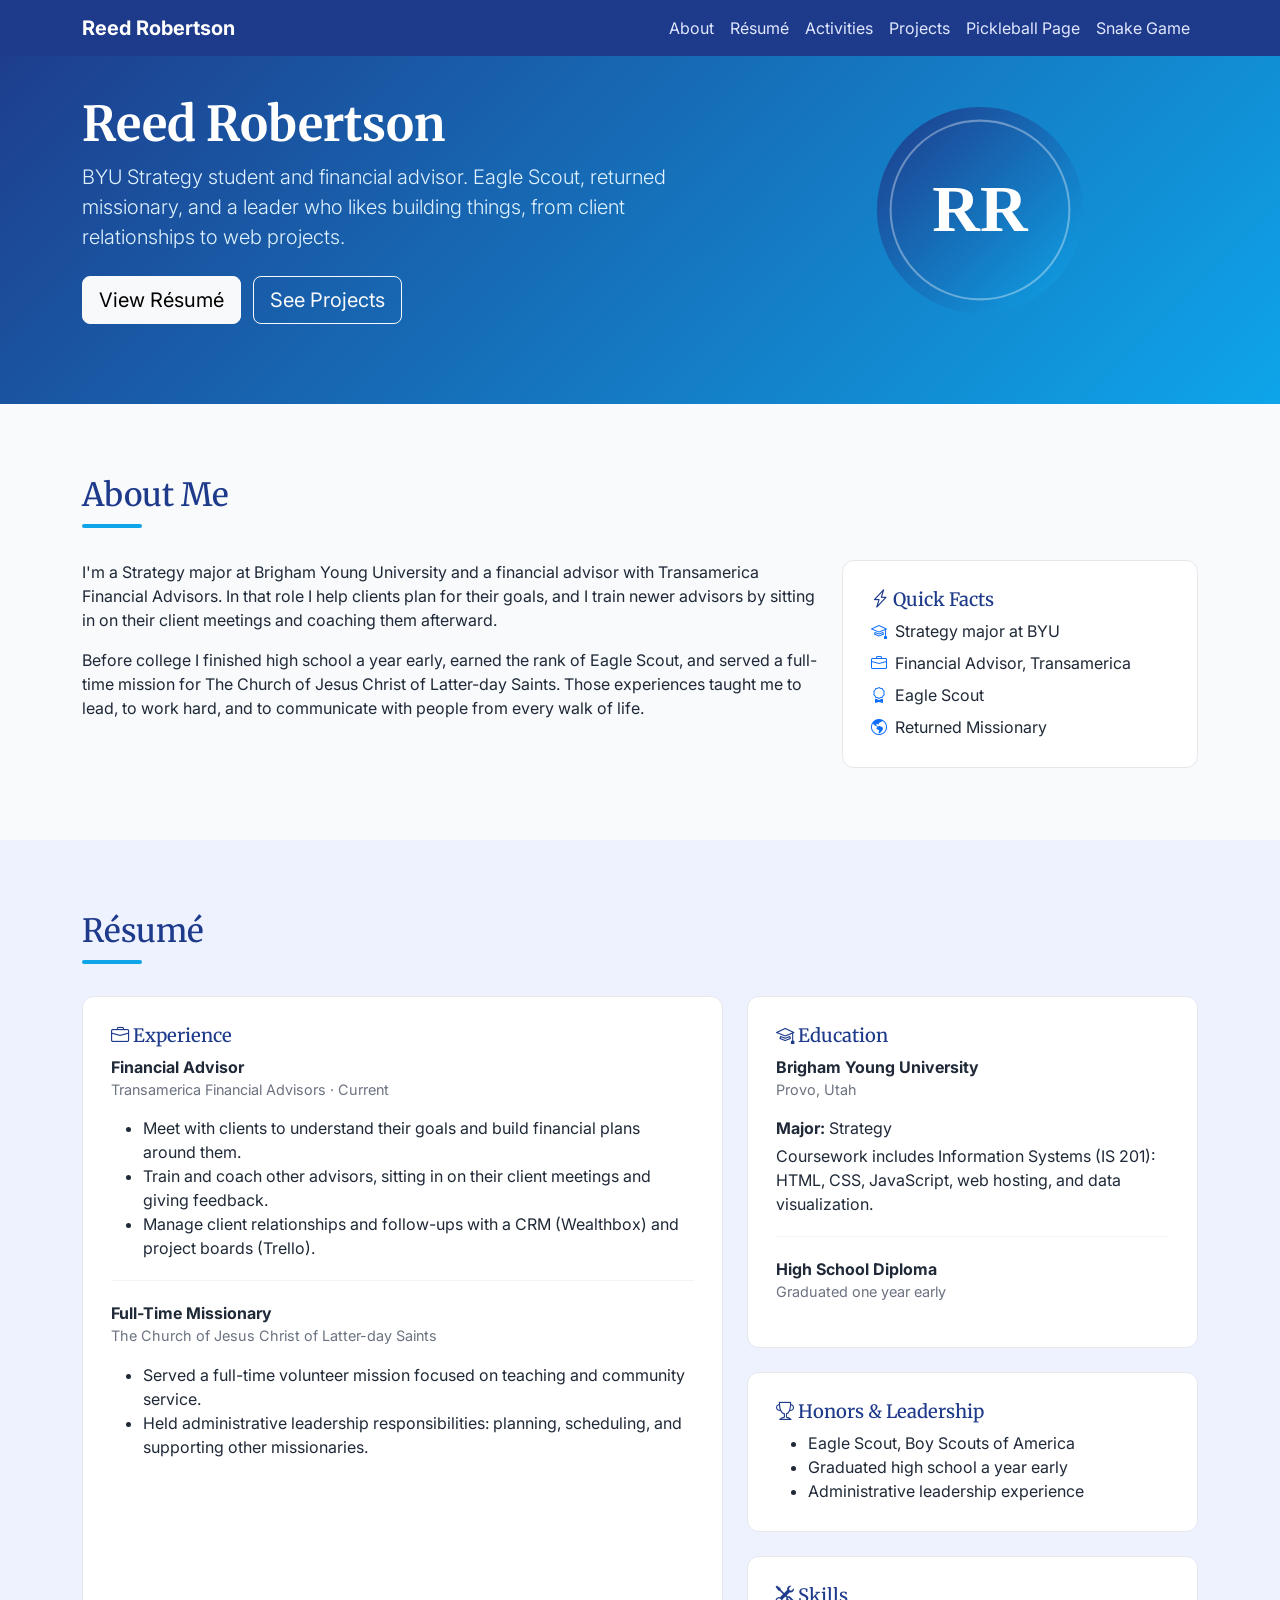
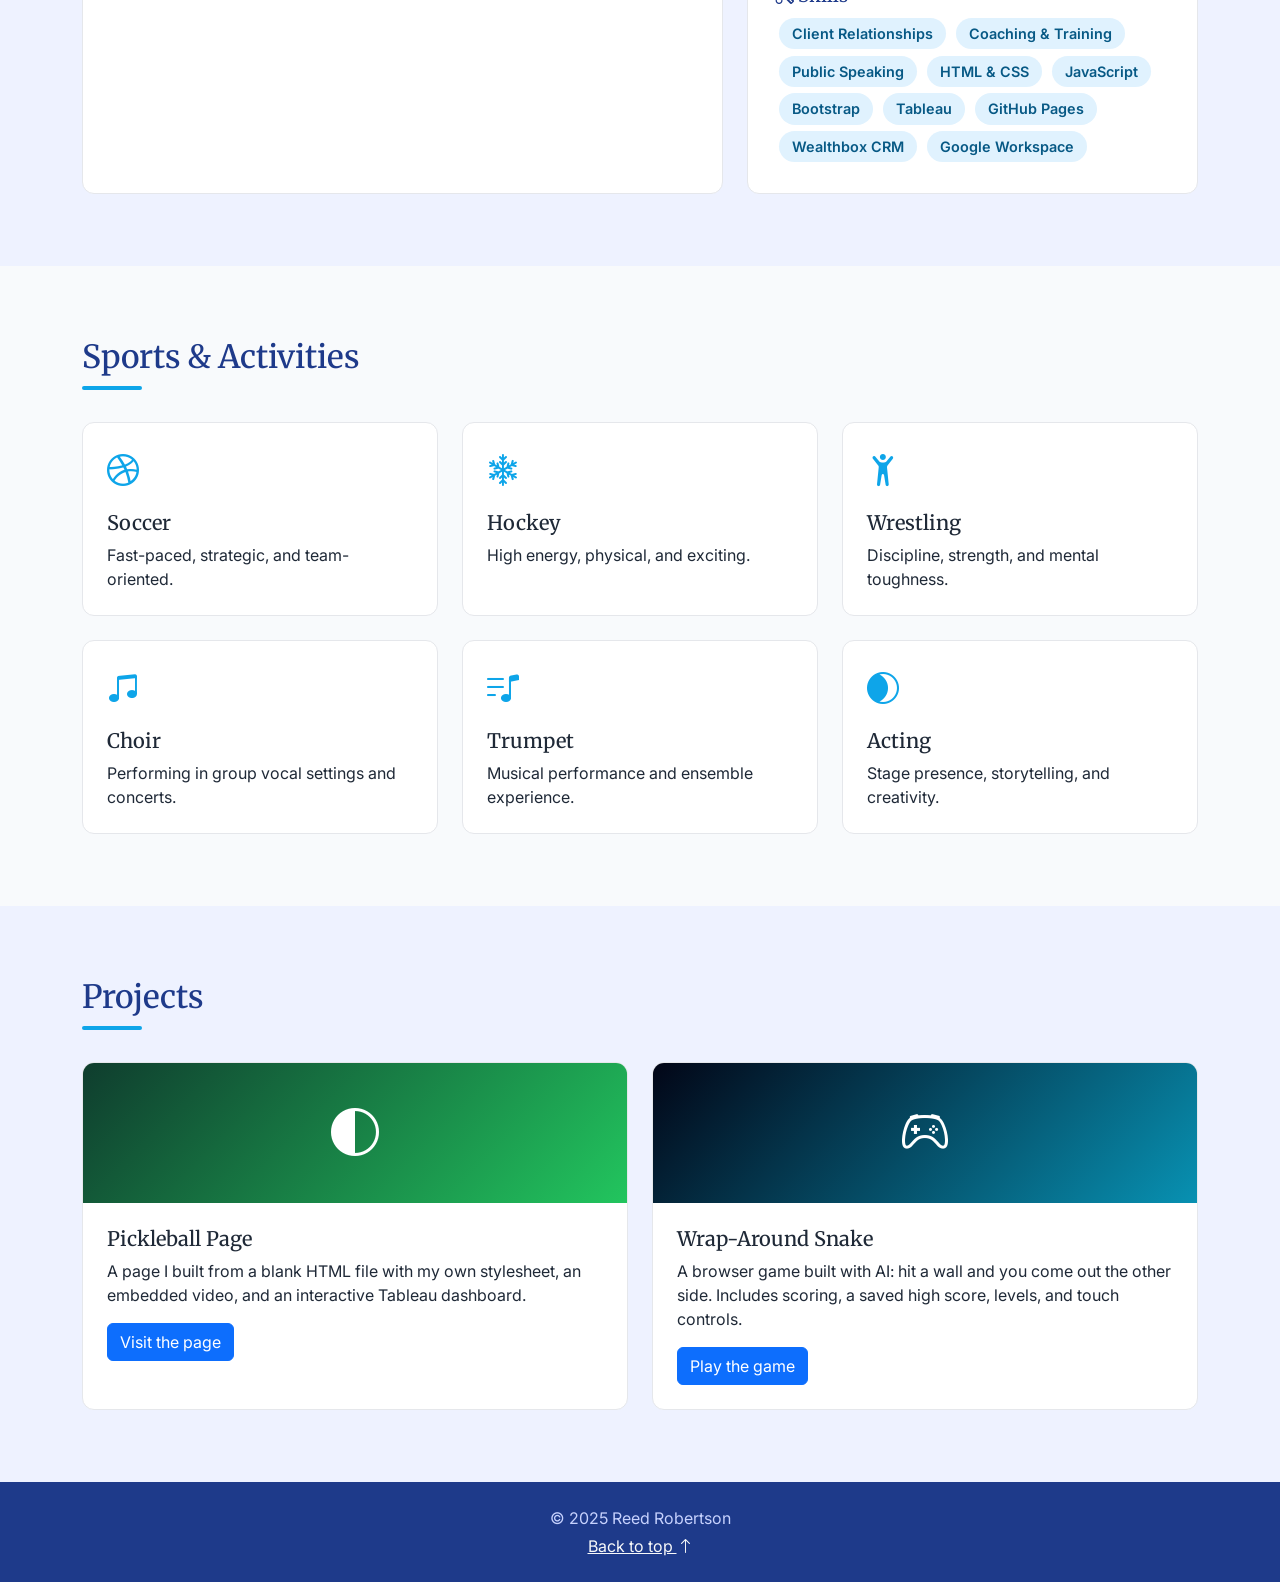
<file: index.html>
<!DOCTYPE html>
<html lang="en">
<head>
  <meta charset="UTF-8">
  <meta name="viewport" content="width=device-width, initial-scale=1">
  <title>Reed Robertson | Résumé &amp; Portfolio</title>
  <link href="https://cdn.jsdelivr.net/npm/bootstrap@5.3.3/dist/css/bootstrap.min.css" rel="stylesheet">
  <link href="https://cdn.jsdelivr.net/npm/bootstrap-icons@1.11.3/font/bootstrap-icons.min.css" rel="stylesheet">
  <link href="https://fonts.googleapis.com/css2?family=Inter:wght@400;600;700&family=Merriweather:wght@700&display=swap" rel="stylesheet">
  <style>
    :root { --navy:#1e3a8a; --sky:#0ea5e9; --ink:#1f2937; --muted:#6b7280; }
    body { font-family:'Inter', system-ui, sans-serif; color:var(--ink); background:#f8fafc; }
    h1, h2, h3 { font-family:'Merriweather', Georgia, serif; }
    .navbar { background:var(--navy); }
    .navbar .nav-link { color:#e0e7ff; }
    .navbar .nav-link:hover, .navbar .nav-link:focus { color:#fff; }
    .hero { background:linear-gradient(135deg, var(--navy), var(--sky)); color:#fff; padding:6rem 0 5rem; }
    .hero img { max-width:220px; }
    .hero .lead { color:#e0f2fe; }
    section { padding:4.5rem 0; scroll-margin-top:60px; }
    .section-title { color:var(--navy); margin-bottom:2rem; }
    .section-title::after { content:""; display:block; width:60px; height:4px; background:var(--sky); margin-top:.6rem; border-radius:2px; }
    .resume-card { background:#fff; border:1px solid #e5e7eb; border-radius:12px; padding:1.75rem; }
    .resume-card h3 { font-size:1.15rem; color:var(--navy); }
    .entry + .entry { margin-top:1.25rem; padding-top:1.25rem; border-top:1px solid #f1f5f9; }
    .entry-title { font-weight:700; margin:0; }
    .entry-meta { color:var(--muted); font-size:.9rem; }
    .skill { display:inline-block; background:#e0f2fe; color:#075985; border-radius:999px; padding:.3rem .8rem; margin:.2rem; font-size:.9rem; font-weight:600; }
    .feature { background:#fff; border:1px solid #e5e7eb; border-radius:12px; padding:1.5rem; height:100%; transition:transform .2s, box-shadow .2s; }
    .feature:hover { transform:translateY(-4px); box-shadow:0 10px 24px rgba(30,58,138,.12); }
    .feature i { font-size:2rem; color:var(--sky); }
    .alt { background:#eef2ff; }
    .project-card { background:#fff; border-radius:12px; border:1px solid #e5e7eb; overflow:hidden; height:100%; }
    .project-card .banner { height:140px; display:flex; align-items:center; justify-content:center; font-size:3rem; color:#fff; }
    footer { background:var(--navy); color:#c7d2fe; }
  </style>
</head>
<body>

<nav class="navbar navbar-expand-lg navbar-dark fixed-top">
  <div class="container">
    <a class="navbar-brand fw-bold" href="#home">Reed Robertson</a>
    <button class="navbar-toggler" type="button" data-bs-toggle="collapse" data-bs-target="#mainNav" aria-controls="mainNav" aria-expanded="false" aria-label="Toggle navigation">
      <span class="navbar-toggler-icon"></span>
    </button>
    <div class="collapse navbar-collapse" id="mainNav">
      <ul class="navbar-nav ms-auto">
        <li class="nav-item"><a class="nav-link" href="#about">About</a></li>
        <li class="nav-item"><a class="nav-link" href="#resume">Résumé</a></li>
        <li class="nav-item"><a class="nav-link" href="#activities">Activities</a></li>
        <li class="nav-item"><a class="nav-link" href="#projects">Projects</a></li>
        <li class="nav-item"><a class="nav-link" href="scratch.html">Pickleball Page</a></li>
        <li class="nav-item"><a class="nav-link" href="game.html">Snake Game</a></li>
      </ul>
    </div>
  </div>
</nav>

<header class="hero" id="home">
  <div class="container">
    <div class="row align-items-center g-5">
      <div class="col-md-7">
        <h1 class="display-5 fw-bold">Reed Robertson</h1>
        <p class="lead mb-4">BYU Strategy student and financial advisor. Eagle Scout, returned missionary, and a leader who likes building things, from client relationships to web projects.</p>
        <a href="#resume" class="btn btn-light btn-lg me-2">View Résumé</a>
        <a href="#projects" class="btn btn-outline-light btn-lg">See Projects</a>
      </div>
      <div class="col-md-5 text-center">
        <img src="images/hero.svg" alt="Reed Robertson monogram" class="img-fluid">
      </div>
    </div>
  </div>
</header>

<section id="about">
  <div class="container">
    <h2 class="section-title">About Me</h2>
    <div class="row g-4">
      <div class="col-lg-8">
        <p>I'm a Strategy major at Brigham Young University and a financial advisor with Transamerica Financial Advisors. In that role I help clients plan for their goals, and I train newer advisors by sitting in on their client meetings and coaching them afterward.</p>
        <p>Before college I finished high school a year early, earned the rank of Eagle Scout, and served a full-time mission for The Church of Jesus Christ of Latter-day Saints. Those experiences taught me to lead, to work hard, and to communicate with people from every walk of life.</p>
      </div>
      <div class="col-lg-4">
        <div class="resume-card h-100">
          <h3><i class="bi bi-lightning-charge"></i> Quick Facts</h3>
          <ul class="list-unstyled mb-0">
            <li class="mb-2"><i class="bi bi-mortarboard text-primary me-2"></i>Strategy major at BYU</li>
            <li class="mb-2"><i class="bi bi-briefcase text-primary me-2"></i>Financial Advisor, Transamerica</li>
            <li class="mb-2"><i class="bi bi-award text-primary me-2"></i>Eagle Scout</li>
            <li><i class="bi bi-globe-americas text-primary me-2"></i>Returned Missionary</li>
          </ul>
        </div>
      </div>
    </div>
  </div>
</section>

<section id="resume" class="alt">
  <div class="container">
    <h2 class="section-title">Résumé</h2>
    <div class="row g-4">
      <div class="col-lg-7">
        <div class="resume-card h-100">
          <h3><i class="bi bi-briefcase"></i> Experience</h3>
          <div class="entry">
            <p class="entry-title">Financial Advisor</p>
            <p class="entry-meta">Transamerica Financial Advisors &middot; Current</p>
            <ul>
              <li>Meet with clients to understand their goals and build financial plans around them.</li>
              <li>Train and coach other advisors, sitting in on their client meetings and giving feedback.</li>
              <li>Manage client relationships and follow-ups with a CRM (Wealthbox) and project boards (Trello).</li>
            </ul>
          </div>
          <div class="entry">
            <p class="entry-title">Full-Time Missionary</p>
            <p class="entry-meta">The Church of Jesus Christ of Latter-day Saints</p>
            <ul>
              <li>Served a full-time volunteer mission focused on teaching and community service.</li>
              <li>Held administrative leadership responsibilities: planning, scheduling, and supporting other missionaries.</li>
            </ul>
          </div>
        </div>
      </div>
      <div class="col-lg-5">
        <div class="resume-card mb-4">
          <h3><i class="bi bi-mortarboard"></i> Education</h3>
          <div class="entry">
            <p class="entry-title">Brigham Young University</p>
            <p class="entry-meta">Provo, Utah</p>
            <p class="mb-1"><strong>Major:</strong> Strategy</p>
            <p class="mb-0">Coursework includes Information Systems (IS 201): HTML, CSS, JavaScript, web hosting, and data visualization.</p>
          </div>
          <div class="entry">
            <p class="entry-title">High School Diploma</p>
            <p class="entry-meta">Graduated one year early</p>
          </div>
        </div>
        <div class="resume-card mb-4">
          <h3><i class="bi bi-trophy"></i> Honors &amp; Leadership</h3>
          <ul class="mb-0">
            <li>Eagle Scout, Boy Scouts of America</li>
            <li>Graduated high school a year early</li>
            <li>Administrative leadership experience</li>
          </ul>
        </div>
        <div class="resume-card">
          <h3><i class="bi bi-tools"></i> Skills</h3>
          <span class="skill">Client Relationships</span>
          <span class="skill">Coaching &amp; Training</span>
          <span class="skill">Public Speaking</span>
          <span class="skill">HTML &amp; CSS</span>
          <span class="skill">JavaScript</span>
          <span class="skill">Bootstrap</span>
          <span class="skill">Tableau</span>
          <span class="skill">GitHub Pages</span>
          <span class="skill">Wealthbox CRM</span>
          <span class="skill">Google Workspace</span>
        </div>
      </div>
    </div>
  </div>
</section>

<section id="activities">
  <div class="container">
    <h2 class="section-title">Sports &amp; Activities</h2>
    <div class="row g-4">
      <div class="col-sm-6 col-lg-4"><div class="feature"><i class="bi bi-dribbble"></i><h3 class="h5 mt-3">Soccer</h3><p class="mb-0">Fast-paced, strategic, and team-oriented.</p></div></div>
      <div class="col-sm-6 col-lg-4"><div class="feature"><i class="bi bi-snow2"></i><h3 class="h5 mt-3">Hockey</h3><p class="mb-0">High energy, physical, and exciting.</p></div></div>
      <div class="col-sm-6 col-lg-4"><div class="feature"><i class="bi bi-person-arms-up"></i><h3 class="h5 mt-3">Wrestling</h3><p class="mb-0">Discipline, strength, and mental toughness.</p></div></div>
      <div class="col-sm-6 col-lg-4"><div class="feature"><i class="bi bi-music-note-beamed"></i><h3 class="h5 mt-3">Choir</h3><p class="mb-0">Performing in group vocal settings and concerts.</p></div></div>
      <div class="col-sm-6 col-lg-4"><div class="feature"><i class="bi bi-music-note-list"></i><h3 class="h5 mt-3">Trumpet</h3><p class="mb-0">Musical performance and ensemble experience.</p></div></div>
      <div class="col-sm-6 col-lg-4"><div class="feature"><i class="bi bi-mask"></i><h3 class="h5 mt-3">Acting</h3><p class="mb-0">Stage presence, storytelling, and creativity.</p></div></div>
    </div>
  </div>
</section>

<section id="projects" class="alt">
  <div class="container">
    <h2 class="section-title">Projects</h2>
    <div class="row g-4">
      <div class="col-md-6">
        <div class="project-card">
          <div class="banner" style="background:linear-gradient(135deg,#0f3d2e,#22c55e);"><i class="bi bi-circle-half"></i></div>
          <div class="p-4">
            <h3 class="h5">Pickleball Page</h3>
            <p>A page I built from a blank HTML file with my own stylesheet, an embedded video, and an interactive Tableau dashboard.</p>
            <a class="btn btn-primary" href="scratch.html">Visit the page</a>
          </div>
        </div>
      </div>
      <div class="col-md-6">
        <div class="project-card">
          <div class="banner" style="background:linear-gradient(135deg,#020617,#0891b2);"><i class="bi bi-controller"></i></div>
          <div class="p-4">
            <h3 class="h5">Wrap-Around Snake</h3>
            <p>A browser game built with AI: hit a wall and you come out the other side. Includes scoring, a saved high score, levels, and touch controls.</p>
            <a class="btn btn-primary" href="game.html">Play the game</a>
          </div>
        </div>
      </div>
    </div>
  </div>
</section>

<footer class="py-4 text-center">
  <div class="container">
    <p class="mb-1">&copy; 2025 Reed Robertson</p>
    <a class="link-light" href="#home">Back to top <i class="bi bi-arrow-up"></i></a>
  </div>
</footer>

<script src="https://cdn.jsdelivr.net/npm/bootstrap@5.3.3/dist/js/bootstrap.bundle.min.js"></script>
</body>
</html>
</file>
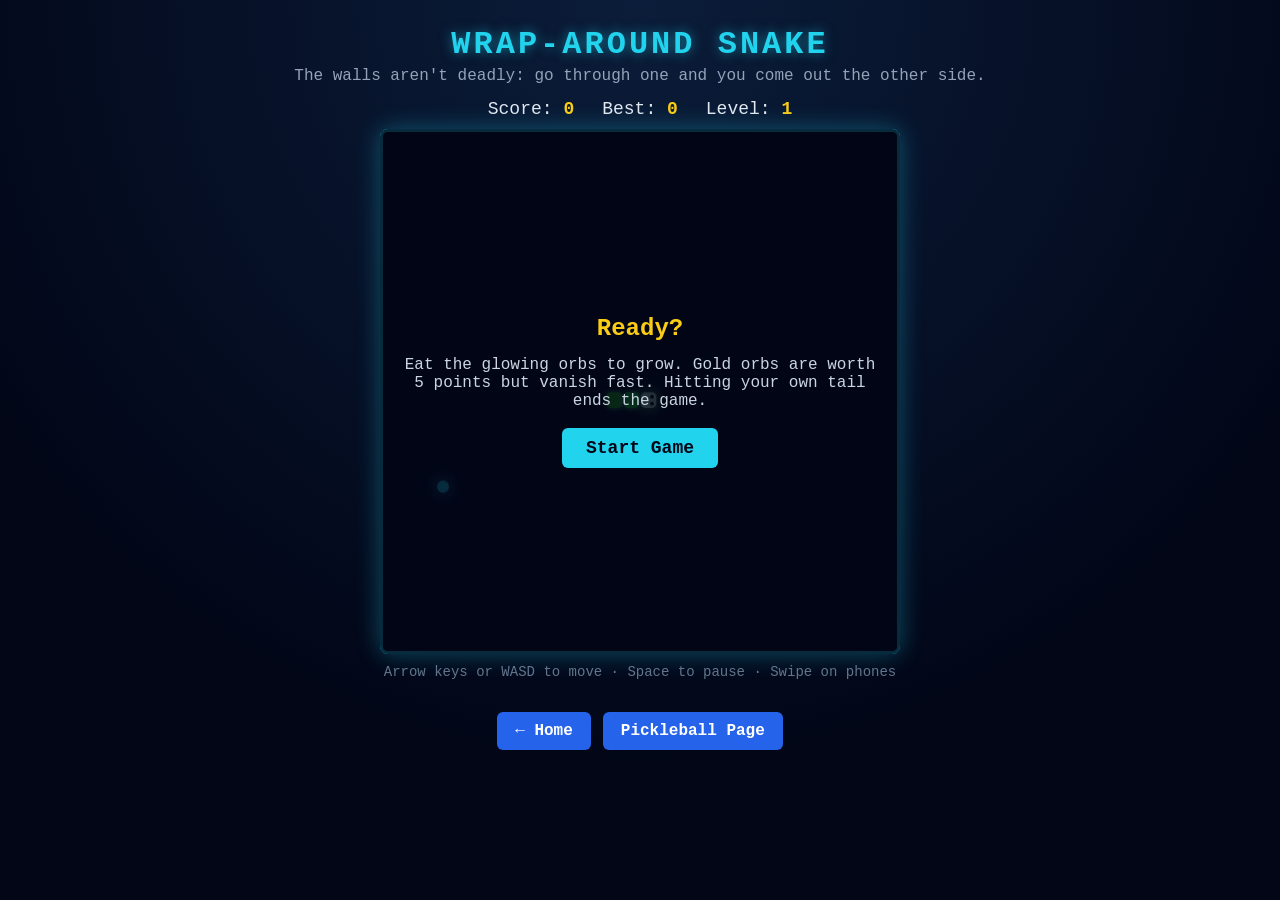
<file: game.html>
<!DOCTYPE html>
<html lang="en">
<head>
<meta charset="UTF-8">
<meta name="viewport" content="width=device-width, initial-scale=1">
<title>Wrap-Around Snake | Reed Robertson</title>
<style>
  * { box-sizing: border-box; }
  body { margin:0; min-height:100vh; background:radial-gradient(circle at top, #0b1d3a, #020617 70%); color:#e2e8f0; font-family:'Courier New', monospace; display:flex; flex-direction:column; align-items:center; padding:20px; }
  h1 { margin:6px 0 4px; color:#22d3ee; letter-spacing:3px; text-shadow:0 0 12px #22d3ee88; text-align:center; }
  .tagline { margin:0 0 14px; color:#94a3b8; text-align:center; }
  .hud { display:flex; gap:28px; margin-bottom:10px; font-size:18px; flex-wrap:wrap; justify-content:center; }
  .hud b { color:#facc15; }
  .board { position:relative; width:min(92vw, 520px); aspect-ratio:1; }
  canvas { width:100%; height:100%; border:3px solid #22d3ee; border-radius:8px; box-shadow:0 0 24px #22d3ee55; background:#020617; }
  .overlay { position:absolute; inset:0; display:flex; flex-direction:column; align-items:center; justify-content:center; background:rgba(2,6,23,.82); border-radius:8px; text-align:center; padding:20px; }
  .overlay.hidden { display:none; }
  .overlay h2 { color:#facc15; margin:0 0 10px; }
  .overlay p { margin:4px 0; color:#cbd5e1; }
  button { font:inherit; cursor:pointer; border:0; border-radius:6px; }
  .start { margin-top:14px; padding:10px 24px; background:#22d3ee; color:#020617; font-weight:700; font-size:18px; }
  .start:hover { background:#67e8f9; }
  .pad { display:none; margin-top:14px; grid-template-columns:repeat(3, 60px); gap:6px; }
  .pad button { height:54px; background:#1e293b; color:#e2e8f0; font-size:22px; }
  .pad .blank { visibility:hidden; }
  @media (hover:none) { .pad { display:grid; } }
  .links { margin-top:18px; display:flex; gap:12px; flex-wrap:wrap; justify-content:center; }
  .links a { padding:10px 18px; background:#2563eb; color:#fff; text-decoration:none; border-radius:6px; font-weight:700; }
  .links a:hover { background:#1d4ed8; }
  .help { margin-top:10px; color:#64748b; font-size:14px; text-align:center; }
</style>
</head>
<body>
<h1>WRAP-AROUND SNAKE</h1>
<p class="tagline">The walls aren't deadly: go through one and you come out the other side.</p>

<div class="hud">
  <span>Score: <b id="score">0</b></span>
  <span>Best: <b id="best">0</b></span>
  <span>Level: <b id="level">1</b></span>
</div>

<div class="board">
  <canvas id="game" width="600" height="600"></canvas>
  <div class="overlay" id="overlay">
    <h2 id="title">Ready?</h2>
    <p id="message">Eat the glowing orbs to grow. Gold orbs are worth 5 points but vanish fast. Hitting your own tail ends the game.</p>
    <button class="start" id="startBtn">Start Game</button>
  </div>
</div>

<div class="pad" aria-label="Touch controls">
  <span class="blank"></span><button data-dir="up">&#9650;</button><span class="blank"></span>
  <button data-dir="left">&#9664;</button><button data-dir="pause">&#10074;&#10074;</button><button data-dir="right">&#9654;</button>
  <span class="blank"></span><button data-dir="down">&#9660;</button><span class="blank"></span>
</div>

<p class="help">Arrow keys or WASD to move &middot; Space to pause &middot; Swipe on phones</p>

<div class="links">
  <a href="index.html">&larr; Home</a>
  <a href="scratch.html">Pickleball Page</a>
</div>

<script>
const canvas = document.getElementById('game');
const ctx = canvas.getContext('2d');
const TILE = 20, COLS = canvas.width / TILE, ROWS = canvas.height / TILE;
const scoreEl = document.getElementById('score'), bestEl = document.getElementById('best'), levelEl = document.getElementById('level');
const overlay = document.getElementById('overlay'), titleEl = document.getElementById('title'), msgEl = document.getElementById('message'), startBtn = document.getElementById('startBtn');

let best = 0;
try { best = Number(localStorage.getItem('wrapSnakeBest')) || 0; } catch (e) {}
bestEl.textContent = best;

let snake, dir, nextDir, food, bonus, score, level, speed, timer, running, paused, particles;

function reset() {
  const cx = Math.floor(COLS / 2), cy = Math.floor(ROWS / 2);
  snake = [{x: cx, y: cy}, {x: cx - 1, y: cy}, {x: cx - 2, y: cy}];
  dir = {x: 1, y: 0}; nextDir = dir;
  score = 0; level = 1; speed = 130; bonus = null; particles = [];
  food = randomCell();
  updateHud();
}

function randomCell() {
  let c;
  do { c = {x: Math.floor(Math.random() * COLS), y: Math.floor(Math.random() * ROWS)}; }
  while (snake.some(s => s.x === c.x && s.y === c.y));
  return c;
}

function updateHud() { scoreEl.textContent = score; levelEl.textContent = level; bestEl.textContent = best; }

function start() {
  reset(); running = true; paused = false;
  overlay.classList.add('hidden');
  loop();
}

function loop() {
  clearTimeout(timer);
  if (!running || paused) return;
  step(); draw();
  timer = setTimeout(loop, speed);
}

function burst(x, y, color) {
  for (let i = 0; i < 12; i++) {
    particles.push({x: x * TILE + TILE / 2, y: y * TILE + TILE / 2, vx: (Math.random() - .5) * 6, vy: (Math.random() - .5) * 6, life: 18, color});
  }
}

function step() {
  dir = nextDir;
  const head = {x: (snake[0].x + dir.x + COLS) % COLS, y: (snake[0].y + dir.y + ROWS) % ROWS};

  if (snake.some(s => s.x === head.x && s.y === head.y)) return gameOver();
  snake.unshift(head);

  let grew = false;
  if (head.x === food.x && head.y === food.y) {
    score += 1; grew = true; burst(food.x, food.y, '#22d3ee');
    food = randomCell();
    if (!bonus && Math.random() < 0.25) bonus = {...randomCell(), ttl: 40};
  }
  if (bonus && head.x === bonus.x && head.y === bonus.y) {
    score += 5; grew = true; burst(bonus.x, bonus.y, '#facc15'); bonus = null;
  }
  if (!grew) snake.pop();
  if (bonus && --bonus.ttl <= 0) bonus = null;

  const newLevel = 1 + Math.floor(score / 10);
  if (newLevel !== level) { level = newLevel; speed = Math.max(55, 130 - (level - 1) * 12); }
  if (score > best) { best = score; try { localStorage.setItem('wrapSnakeBest', best); } catch (e) {} }
  updateHud();
}

function draw() {
  ctx.fillStyle = '#020617';
  ctx.fillRect(0, 0, canvas.width, canvas.height);

  ctx.strokeStyle = 'rgba(34,211,238,0.06)';
  for (let i = 0; i <= COLS; i++) { ctx.beginPath(); ctx.moveTo(i * TILE, 0); ctx.lineTo(i * TILE, canvas.height); ctx.stroke(); }
  for (let j = 0; j <= ROWS; j++) { ctx.beginPath(); ctx.moveTo(0, j * TILE); ctx.lineTo(canvas.width, j * TILE); ctx.stroke(); }

  glowCircle(food.x, food.y, '#22d3ee', 1);
  if (bonus) glowCircle(bonus.x, bonus.y, '#facc15', bonus.ttl < 12 && bonus.ttl % 2 ? 0.3 : 1);

  snake.forEach((s, i) => {
    const t = i / snake.length;
    ctx.shadowBlur = i === 0 ? 16 : 6;
    ctx.shadowColor = '#4ade80';
    ctx.fillStyle = i === 0 ? '#bbf7d0' : `hsl(${140 - t * 40}, 80%, ${55 - t * 20}%)`;
    roundRect(s.x * TILE + 1, s.y * TILE + 1, TILE - 2, TILE - 2, 5);
  });
  ctx.shadowBlur = 0;

  const h = snake[0];
  ctx.fillStyle = '#020617';
  const ex = h.x * TILE + TILE / 2 + dir.x * 4, ey = h.y * TILE + TILE / 2 + dir.y * 4;
  ctx.beginPath(); ctx.arc(ex - dir.y * 4, ey - dir.x * 4, 2.2, 0, Math.PI * 2); ctx.arc(ex + dir.y * 4, ey + dir.x * 4, 2.2, 0, Math.PI * 2); ctx.fill();

  particles = particles.filter(p => p.life-- > 0);
  particles.forEach(p => {
    p.x += p.vx; p.y += p.vy;
    ctx.globalAlpha = p.life / 18; ctx.fillStyle = p.color;
    ctx.fillRect(p.x, p.y, 3, 3);
  });
  ctx.globalAlpha = 1;
}

function glowCircle(x, y, color, alpha) {
  ctx.globalAlpha = alpha; ctx.shadowBlur = 18; ctx.shadowColor = color; ctx.fillStyle = color;
  ctx.beginPath(); ctx.arc(x * TILE + TILE / 2, y * TILE + TILE / 2, TILE / 2 - 3, 0, Math.PI * 2); ctx.fill();
  ctx.shadowBlur = 0; ctx.globalAlpha = 1;
}

function roundRect(x, y, w, h, r) {
  ctx.beginPath();
  ctx.moveTo(x + r, y); ctx.arcTo(x + w, y, x + w, y + h, r); ctx.arcTo(x + w, y + h, x, y + h, r);
  ctx.arcTo(x, y + h, x, y, r); ctx.arcTo(x, y, x + w, y, r); ctx.fill();
}

function gameOver() {
  running = false;
  titleEl.textContent = 'Game Over';
  msgEl.textContent = `You scored ${score} and reached level ${level}. Best: ${best}.`;
  startBtn.textContent = 'Play Again';
  overlay.classList.remove('hidden');
}

function togglePause() {
  if (!running) return;
  paused = !paused;
  if (paused) { titleEl.textContent = 'Paused'; msgEl.textContent = 'Press Space or tap the pause button to keep going.'; startBtn.textContent = 'Resume'; overlay.classList.remove('hidden'); }
  else { overlay.classList.add('hidden'); loop(); }
}

function turn(name) {
  const map = {up: {x: 0, y: -1}, down: {x: 0, y: 1}, left: {x: -1, y: 0}, right: {x: 1, y: 0}};
  const d = map[name];
  if (!d) return;
  if (d.x === -dir.x && d.y === -dir.y) return;
  nextDir = d;
}

document.addEventListener('keydown', e => {
  const keys = {ArrowUp: 'up', w: 'up', W: 'up', ArrowDown: 'down', s: 'down', S: 'down', ArrowLeft: 'left', a: 'left', A: 'left', ArrowRight: 'right', d: 'right', D: 'right'};
  if (e.code === 'Space') { e.preventDefault(); running ? togglePause() : start(); return; }
  if (keys[e.key]) { e.preventDefault(); if (!running) start(); turn(keys[e.key]); }
});

startBtn.addEventListener('click', () => { if (running && paused) togglePause(); else start(); });

document.querySelectorAll('.pad button').forEach(b => b.addEventListener('click', () => {
  const d = b.dataset.dir;
  if (d === 'pause') return togglePause();
  if (!running) start();
  turn(d);
}));

let touchStart = null;
canvas.addEventListener('touchstart', e => { touchStart = e.touches[0]; }, {passive: true});
canvas.addEventListener('touchend', e => {
  if (!touchStart) return;
  const t = e.changedTouches[0], dx = t.clientX - touchStart.clientX, dy = t.clientY - touchStart.clientY;
  if (Math.max(Math.abs(dx), Math.abs(dy)) > 20) turn(Math.abs(dx) > Math.abs(dy) ? (dx > 0 ? 'right' : 'left') : (dy > 0 ? 'down' : 'up'));
  touchStart = null;
});

reset();
draw();
</script>
</body>
</html>
</file>
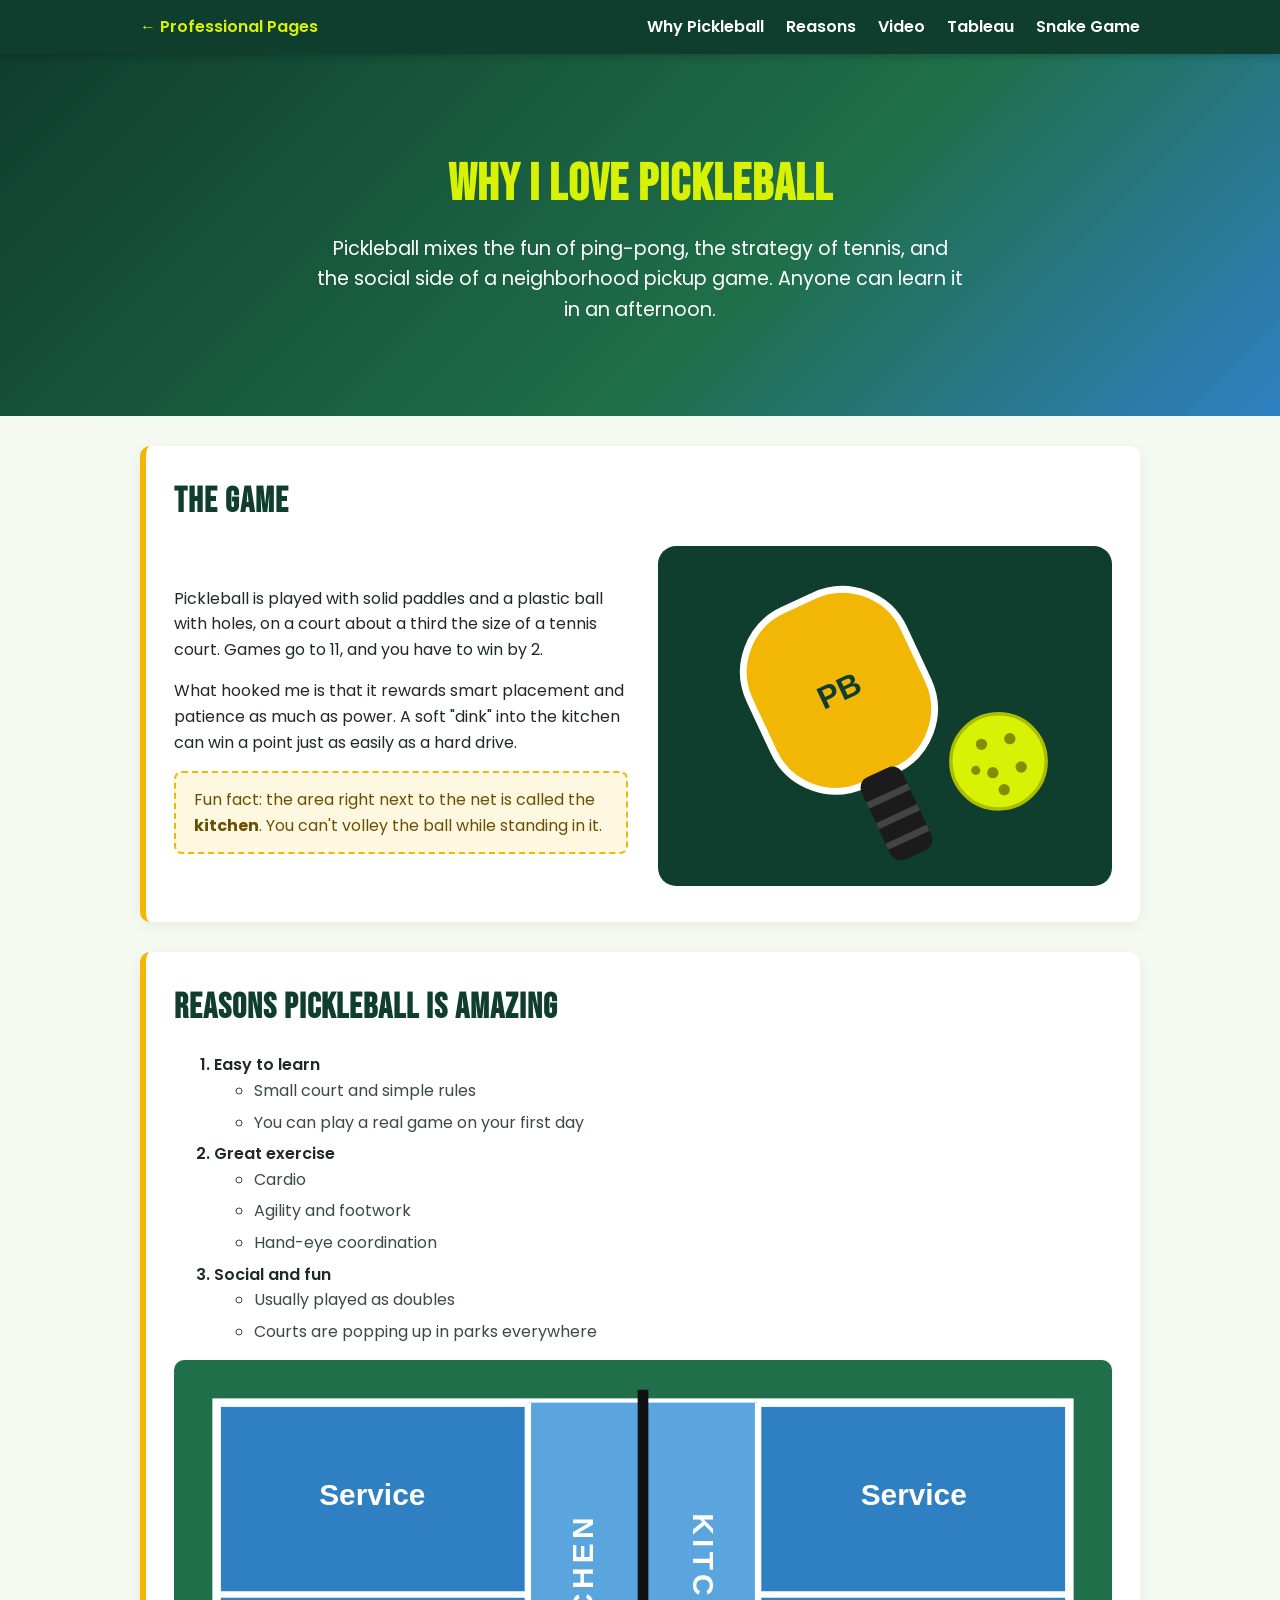
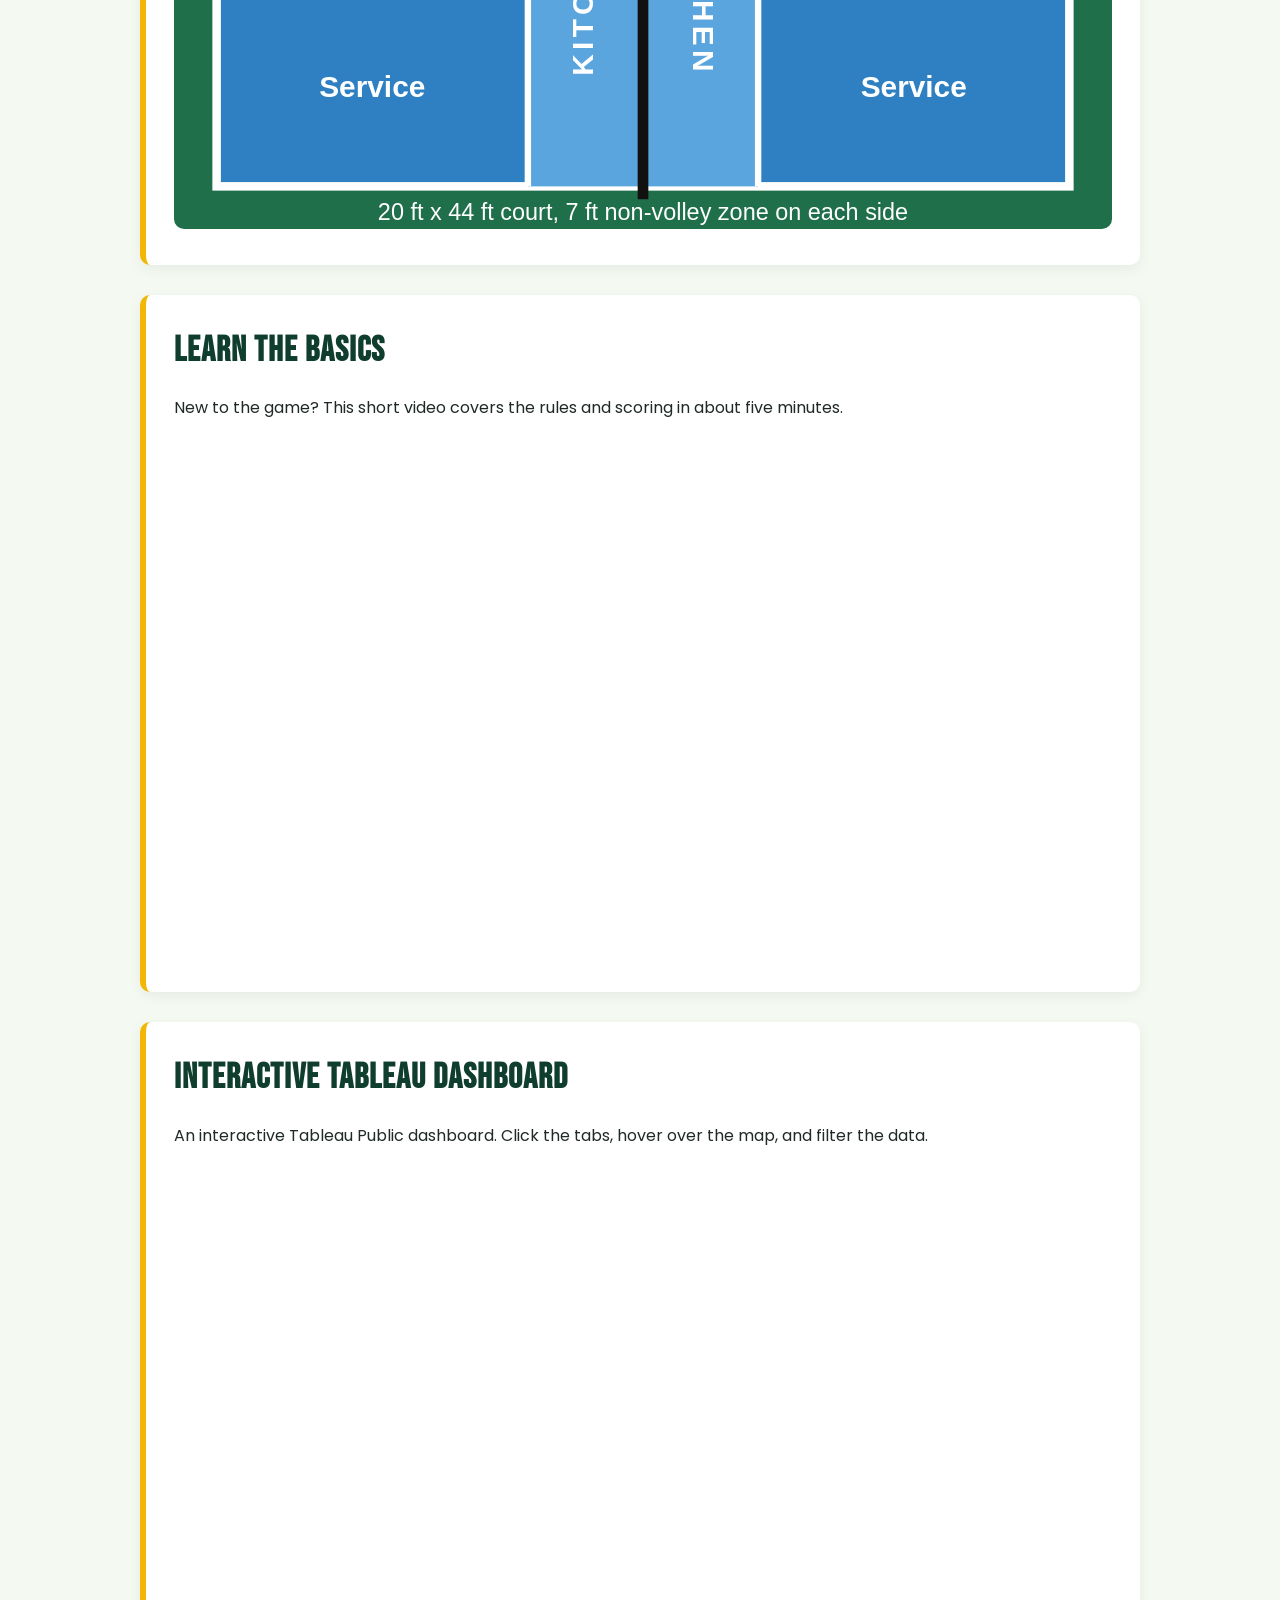
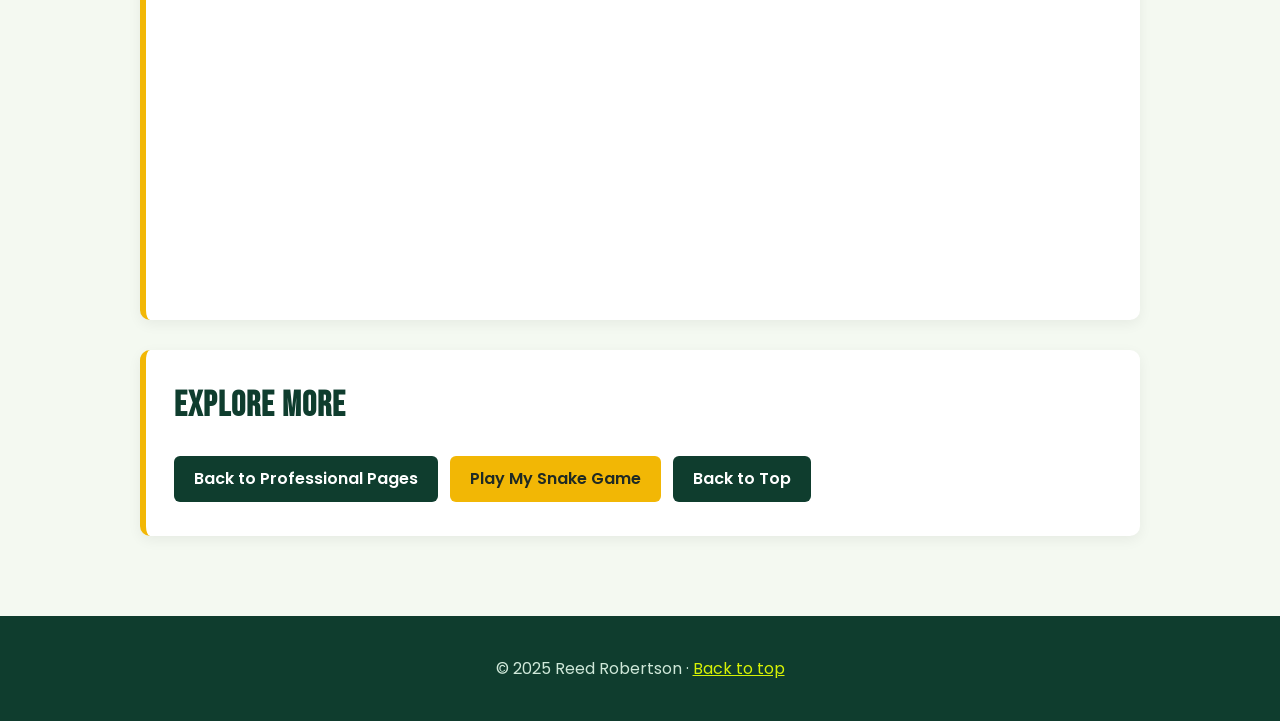
<file: scratch.html>
<!DOCTYPE html>
<html lang="en">
<head>
  <meta charset="UTF-8">
  <meta name="viewport" content="width=device-width, initial-scale=1">
  <title>Pickleball Passion | Reed Robertson</title>
  <link href="https://fonts.googleapis.com/css2?family=Bebas+Neue&family=Poppins:wght@400;600&display=swap" rel="stylesheet">
  <link rel="stylesheet" href="styles.css">
</head>
<body>

<div class="navbar" id="top">
  <div class="nav-container">
    <a class="nav-logo" href="index.html">&larr; Professional Pages</a>
    <div class="nav-links">
      <a href="#why">Why Pickleball</a>
      <a href="#reasons">Reasons</a>
      <a href="#video">Video</a>
      <a href="#tableau">Tableau</a>
      <a href="game.html">Snake Game</a>
    </div>
  </div>
</div>

<div class="hero">
  <h1>Why I Love Pickleball</h1>
  <p>Pickleball mixes the fun of ping-pong, the strategy of tennis, and the social side of a neighborhood pickup game. Anyone can learn it in an afternoon.</p>
</div>

<div class="container">

  <div class="section" id="why">
    <h2>The Game</h2>
    <div class="two-col">
      <div>
        <p>Pickleball is played with solid paddles and a plastic ball with holes, on a court about a third the size of a tennis court. Games go to 11, and you have to win by 2.</p>
        <p>What hooked me is that it rewards smart placement and patience as much as power. A soft "dink" into the kitchen can win a point just as easily as a hard drive.</p>
        <p class="callout">Fun fact: the area right next to the net is called the <strong>kitchen</strong>. You can't volley the ball while standing in it.</p>
      </div>
      <div>
        <img src="images/paddle.svg" alt="Illustration of a pickleball paddle and ball">
      </div>
    </div>
  </div>

  <div class="section" id="reasons">
    <h2>Reasons Pickleball Is Amazing</h2>
    <ol>
      <li>Easy to learn
        <ul>
          <li>Small court and simple rules</li>
          <li>You can play a real game on your first day</li>
        </ul>
      </li>
      <li>Great exercise
        <ul>
          <li>Cardio</li>
          <li>Agility and footwork</li>
          <li>Hand-eye coordination</li>
        </ul>
      </li>
      <li>Social and fun
        <ul>
          <li>Usually played as doubles</li>
          <li>Courts are popping up in parks everywhere</li>
        </ul>
      </li>
    </ol>
    <img src="images/court.svg" alt="Diagram of a pickleball court with the kitchen marked" style="max-width:100%; border-radius:10px;">
  </div>

  <div class="section" id="video">
    <h2>Learn the Basics</h2>
    <p>New to the game? This short video covers the rules and scoring in about five minutes.</p>
    <div class="video-wrap">
      <iframe src="https://www.youtube.com/embed/HzspxFKh52c" title="Pickleball rules and scoring explained" allow="accelerometer; autoplay; clipboard-write; encrypted-media; gyroscope; picture-in-picture; web-share" referrerpolicy="strict-origin-when-cross-origin" allowfullscreen></iframe>
    </div>
  </div>

  <div class="section" id="tableau">
    <h2>Interactive Tableau Dashboard</h2>
    <p>An interactive Tableau Public dashboard. Click the tabs, hover over the map, and filter the data.</p>
    <iframe class="tableau-frame" src="https://public.tableau.com/views/Superstore_24/Overview?:showVizHome=no&amp;:embed=true&amp;:tabs=yes" title="Interactive Tableau dashboard" allowfullscreen></iframe>
  </div>

  <div class="section">
    <h2>Explore More</h2>
    <a class="button" href="index.html">Back to Professional Pages</a>
    <a class="button alt" href="game.html">Play My Snake Game</a>
    <a class="button" href="#top">Back to Top</a>
  </div>

</div>

<div class="footer">
  <p>&copy; 2025 Reed Robertson &middot; <a href="#top">Back to top</a></p>
</div>

</body>
</html>
</file>
<file: styles.css>
/* Stylesheet for the Pickleball scratch page */

/* 1. Page background, font family and font color */
body {
  margin: 0;
  background-color: #f4f9f1;
  font-family: 'Poppins', Arial, sans-serif;
  color: #1f2a24;
  line-height: 1.6;
}

/* 2. Headings */
h1, h2 {
  font-family: 'Bebas Neue', Impact, sans-serif;
  letter-spacing: 1px;
  color: #0f3d2e;
}
h1 { font-size: 3.2rem; margin: 0 0 .5rem; }
h2 { font-size: 2.2rem; margin: 0 0 1rem; }

/* 3. Navigation bar (positioned div that sticks to the top) */
.navbar {
  position: sticky;
  top: 0;
  z-index: 10;
  background-color: #0f3d2e;
  box-shadow: 0 2px 8px rgba(0, 0, 0, .2);
}
.nav-container {
  max-width: 1000px;
  margin: 0 auto;
  padding: 14px 20px;
  display: flex;
  justify-content: space-between;
  align-items: center;
  flex-wrap: wrap;
  gap: 10px;
}
.navbar a {
  color: #ffffff;
  text-decoration: none;
  font-weight: 600;
  margin-left: 18px;
}
.navbar a:hover { color: #d7f205; }
.navbar .nav-logo { margin-left: 0; color: #d7f205; }

/* 4. Hero banner (div with a background image) */
.hero {
  background-color: #1f6f4a;
  background-image: linear-gradient(135deg, #0f3d2e 0%, #1f6f4a 60%, #2f80c2 100%);
  color: #ffffff;
  text-align: center;
  padding: 90px 20px;
}
.hero h1 { color: #d7f205; }
.hero p { font-size: 1.2rem; max-width: 650px; margin: 0 auto; }

/* 5. Main content container (centered div) */
.container {
  max-width: 1000px;
  margin: 0 auto;
  padding: 30px 20px 50px;
}

/* 6. Content cards (divs for each section) */
.section {
  background-color: #ffffff;
  border-left: 6px solid #f2b705;
  border-radius: 10px;
  padding: 28px;
  margin-bottom: 30px;
  box-shadow: 0 4px 14px rgba(0, 0, 0, .06);
}

/* 7. Two-column layout div (text beside image) */
.two-col {
  display: flex;
  gap: 30px;
  align-items: center;
  flex-wrap: wrap;
}
.two-col > div { flex: 1 1 300px; }
.two-col img {
  width: 100%;
  border-radius: 10px;
}

/* 8. Lists */
ol li { margin-bottom: 6px; font-weight: 600; }
ul li { font-weight: 400; color: #3b4a42; }

/* 9. Highlighted callout box */
.callout {
  background-color: #fff8e1;
  border: 2px dashed #f2b705;
  border-radius: 8px;
  padding: 14px 18px;
  color: #6b4e00;
}

/* 10. Responsive video wrapper */
.video-wrap {
  position: relative;
  width: 100%;
  padding-top: 56.25%;
}
.video-wrap iframe {
  position: absolute;
  top: 0;
  left: 0;
  width: 100%;
  height: 100%;
  border: 0;
  border-radius: 10px;
}

/* 11. Tableau embed */
.tableau-frame {
  width: 100%;
  height: 720px;
  border: 0;
  border-radius: 10px;
}

/* 12. Buttons and links */
.button {
  display: inline-block;
  background-color: #0f3d2e;
  color: #ffffff;
  padding: 10px 20px;
  border-radius: 6px;
  text-decoration: none;
  font-weight: 600;
  margin: 6px 8px 6px 0;
}
.button:hover { background-color: #1f6f4a; }
.button.alt { background-color: #f2b705; color: #1f2a24; }

/* 13. Footer */
.footer {
  background-color: #0f3d2e;
  color: #cfe8d9;
  text-align: center;
  padding: 24px 20px;
}
.footer a { color: #d7f205; }
</file>
